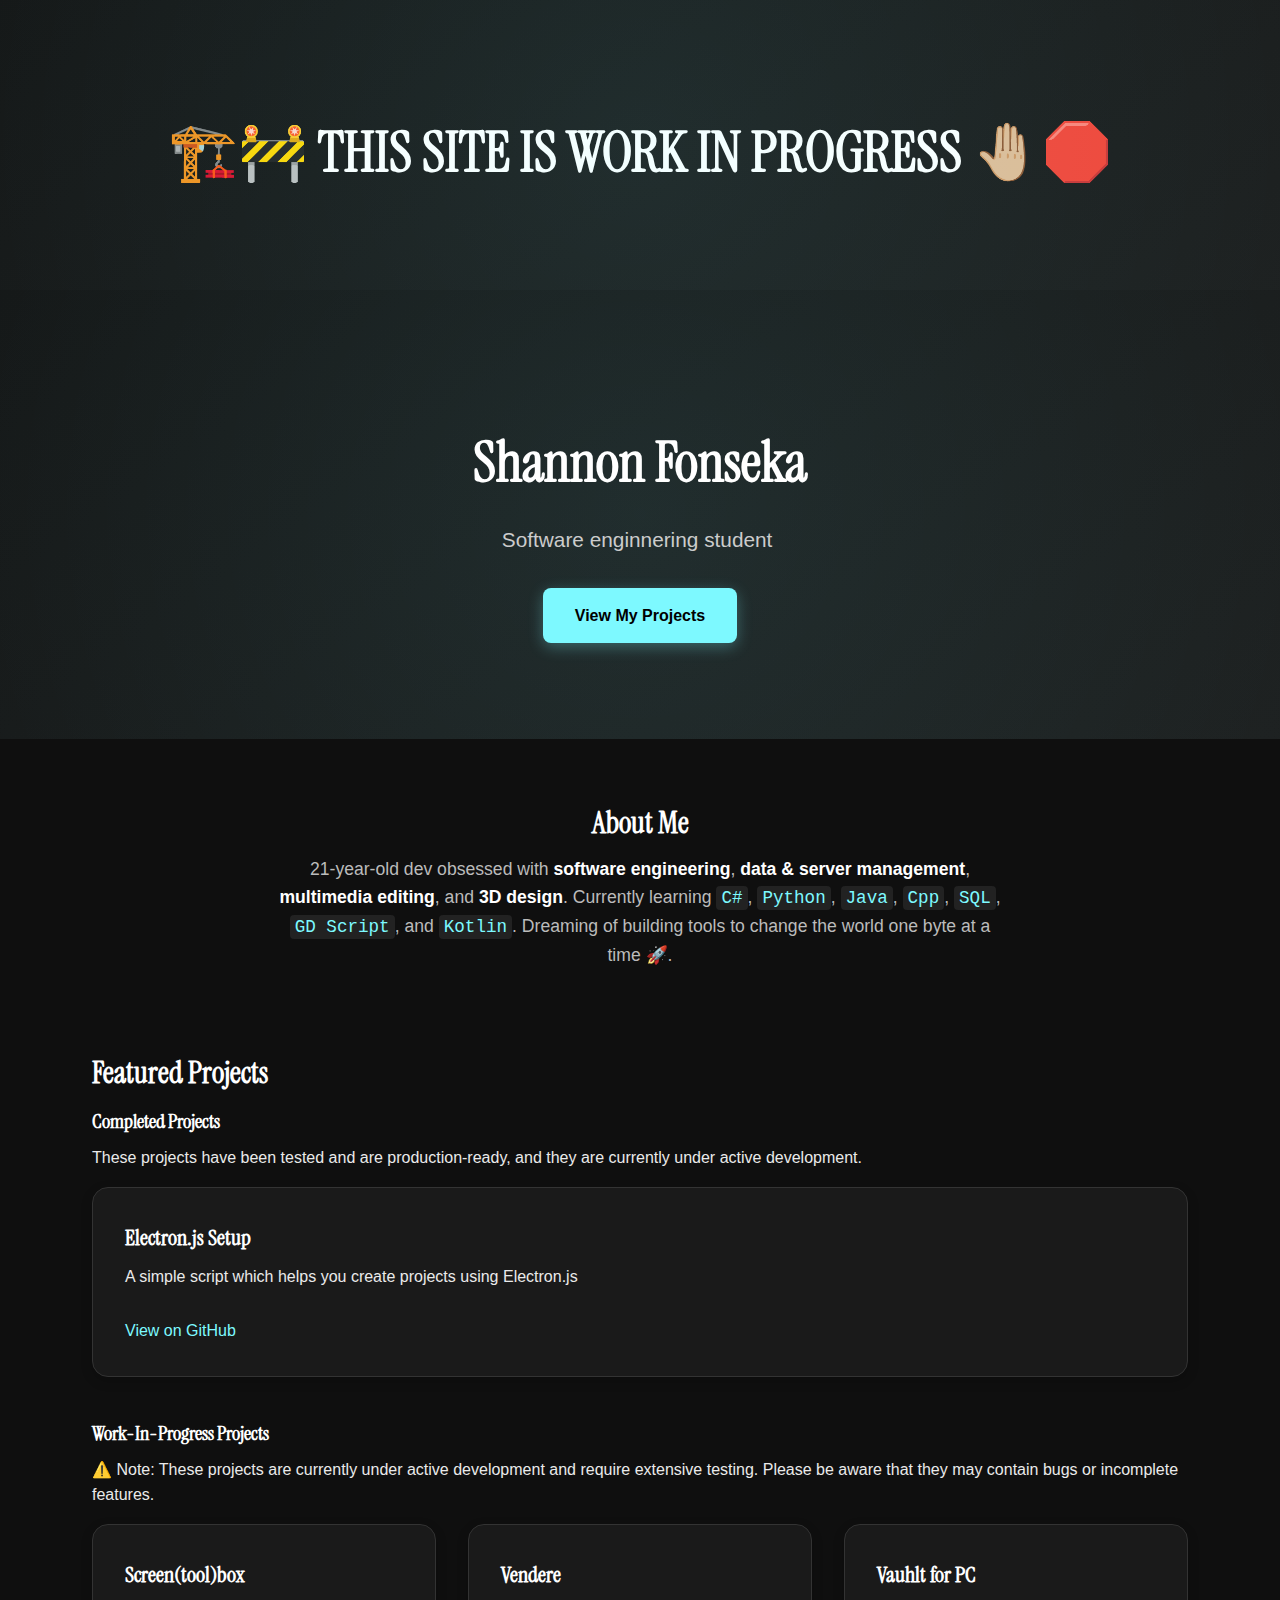
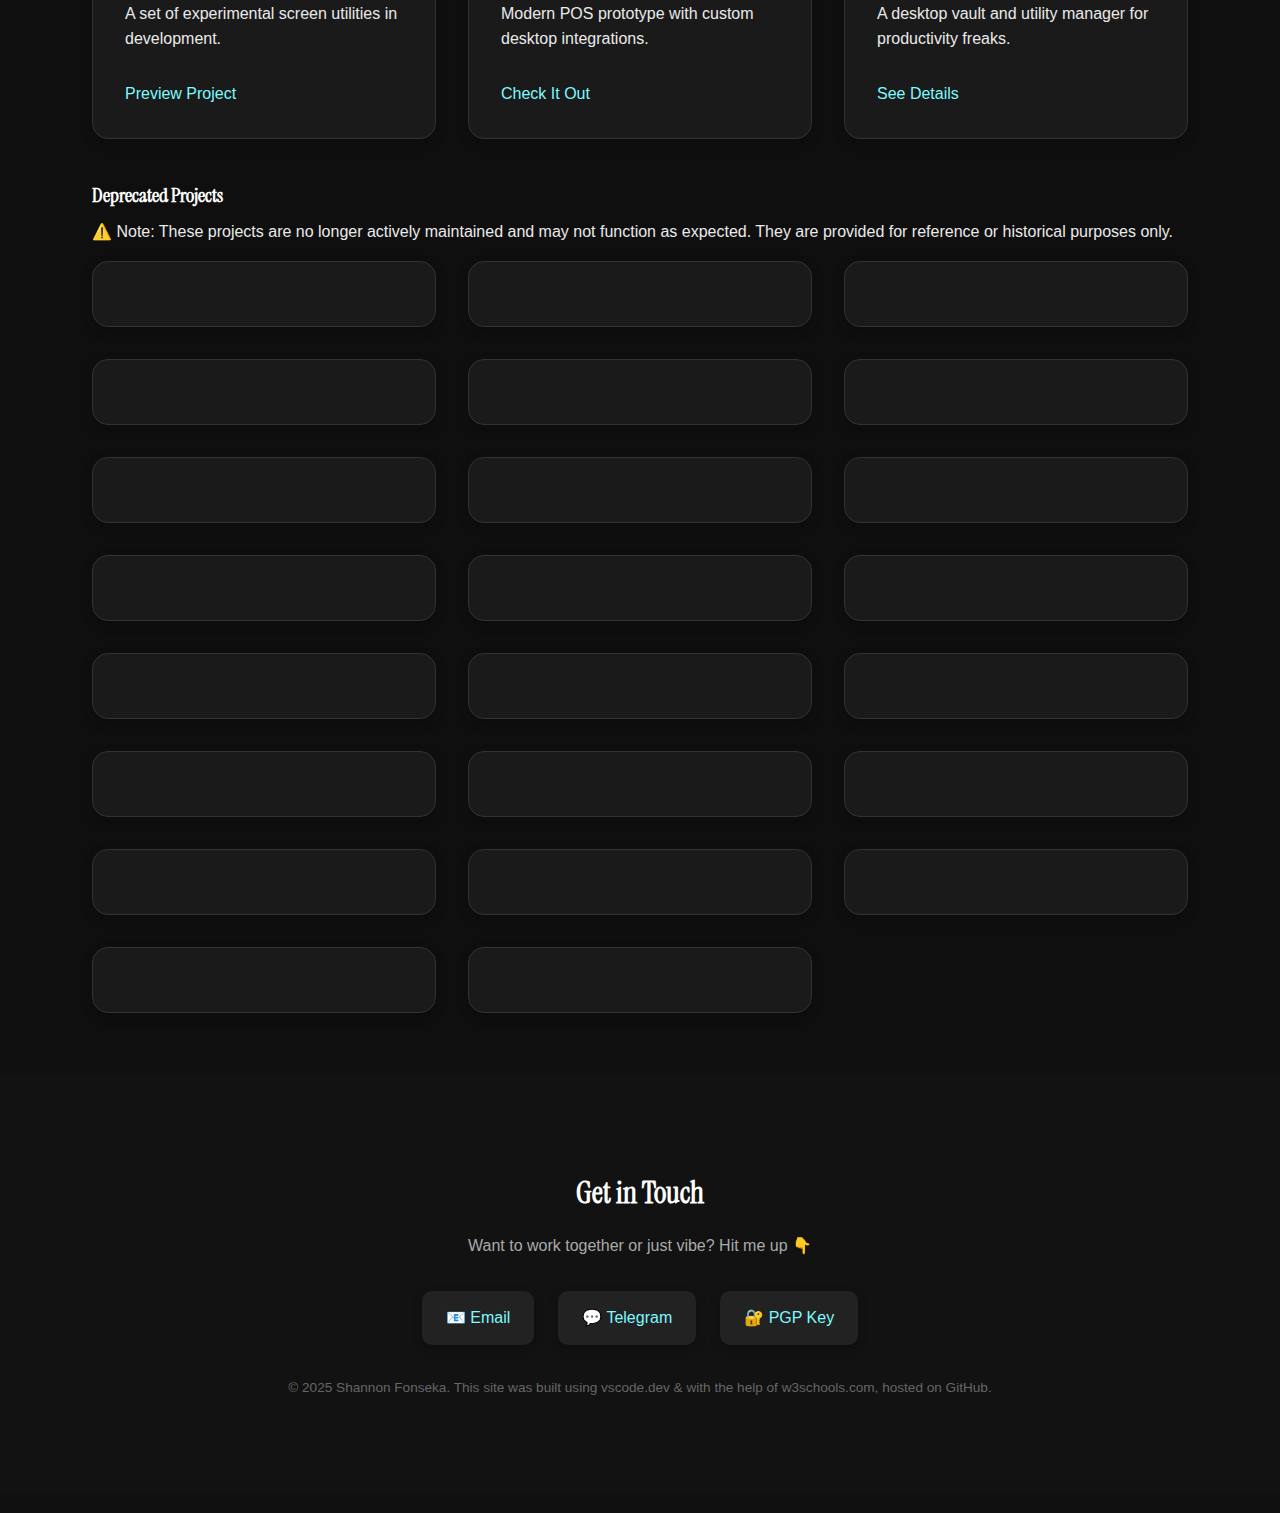
<file: docs/index.html>
<!DOCTYPE html>
<html lang="en">

<head>
  <meta charset="UTF-8" />
  <meta name="viewport" content="width=device-width, initial-scale=1" />
  <title>Shannon Fonseka</title>
  <!-- Fonts -->
  <link href="https://fonts.googleapis.com/css2?family=Instrument+Serif:ital,wght@0,400;1,400&display=swap"
    rel="stylesheet" />
  <link href=" https://api.fontshare.com/v2/css?f[]=geist@400,700&f[]=geist-mono@400&display=swap" rel="stylesheet" />
  <!-- Stylesheet -->
  <link rel="stylesheet" href="styles.css" />
  <script>
    window.onload = function () {
      // Load header
      fetch("header.html")
        .then((response) => response.text())
        .then((data) => {
          document.getElementById("header-placeholder").innerHTML = data;
        });

      // Load footer
      fetch("footer.html")
        .then((response) => response.text())
        .then((data) => {
          document.getElementById("footer-placeholder").innerHTML = data;
        });
    };
  </script>
</head>

<body>
  <header>
    <div class="hero">
      <h1>🏗️🚧 THIS SITE IS WORK IN PROGRESS 🤚🏼🛑</h1>
    </div>
    <div id="header-placeholder"></div>
  </header>
  <section class="about">
    <h2>About Me</h2>
    <p>
      21-year-old dev obsessed with <strong>software engineering</strong>,
      <strong>data & server management</strong>,
      <strong>multimedia editing</strong>, and <strong>3D design</strong>.
      Currently learning <code>C#</code>, <code>Python</code>,
      <code>Java</code>, <code>Cpp</code>, <code>SQL</code>,
      <code>GD Script</code>, and <code>Kotlin</code>. Dreaming of building
      tools to change the world one byte at a time 🚀.
    </p>
  </section>
  <section id="projects" class="projects">
    <h2>Featured Projects</h2>
    <h3>Completed Projects</h3>
    <p>These projects have been tested and are production-ready, and they are currently under active development.</p>
    <div class="project-grid">
      <div class="project-card">
        <h3>Electron.js Setup</h3>
        <p>A simple script which helps you create projects using Electron.js</p>
        <a href=" https://github.com/fonseware/electronjs-setup/ " target="_blank">View on GitHub</a>
      </div>
    </div>
    <h3 style="margin-top: 40px;">Work-In-Progress Projects</h3>
    <p>⚠️ Note: These projects are currently under active development and require extensive testing. Please be aware that they may contain bugs or incomplete features.</p>
    <div class="project-grid">
      <div class="project-card">
        <h3>Screen(tool)box</h3>
        <p>A set of experimental screen utilities in development.</p>
        <a href="https://github.com/fonseware/screenbox " target="_blank">Preview Project</a>
      </div>
      <div class="project-card">
        <h3>Vendere</h3>
        <p>Modern POS prototype with custom desktop integrations.</p>
        <a href="https://github.com/fonseware/vendere " target="_blank">Check It Out</a>
      </div>
      <div class="project-card">
        <h3>Vauhlt for PC</h3>
        <p>A desktop vault and utility manager for productivity freaks.</p>
        <a href="https://github.com/fonseware/vauhltdesktop " target="_blank">See Details</a>
      </div>
    </div>
    <h3 style="margin-top: 40px;">Deprecated Projects</h3>
    <p>⚠️ Note: These projects are no longer actively maintained and may not function as expected. They are provided for reference or historical purposes only.</p>
    <div class="project-grid">
      <div class="project-card">
      </div>
      <div class="project-card">
      </div>
      <div class="project-card">
      </div>
      <div class="project-card">
      </div>
      <div class="project-card">
      </div>
      <div class="project-card">
      </div>
      <div class="project-card">
      </div>
      <div class="project-card">
      </div>
      <div class="project-card">
      </div>
      <div class="project-card">
      </div>
      <div class="project-card">
      </div>
      <div class="project-card">
      </div>
      <div class="project-card">
      </div>
      <div class="project-card">
      </div>
      <div class="project-card">
      </div>
      <div class="project-card">
      </div>
      <div class="project-card">
      </div>
      <div class="project-card">
      </div>
      <div class="project-card">
      </div>
      <div class="project-card">
      </div>
      <div class="project-card">
      </div>
      <div class="project-card">
      </div>
      <div class="project-card">
      </div>
    </div>
    </div>
  </section>
  <footer>
    <div id="footer-placeholder"></div>
  </footer>
</body>

</html>
</file>
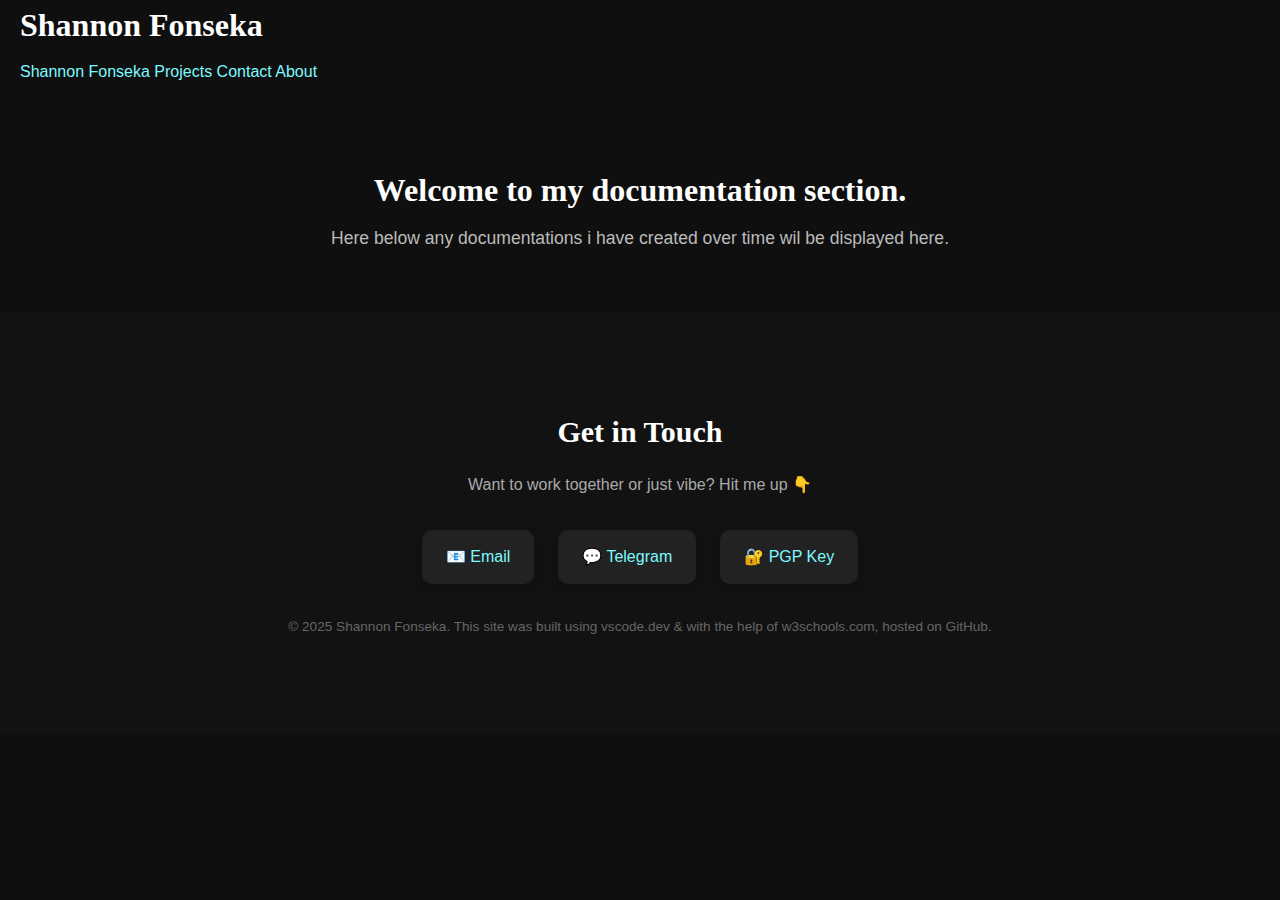
<file: docs/docs.html>
<!DOCTYPE html>
<html lang="en">

<head>
    <meta charset="UTF-8">
    <title>Docs - Shannon Fonseka</title>
    <link href="res/styles.css" rel="stylesheet"/>
    <script src="js/marked.min.js"></script>
    <script src="js/docloader.js"></script>
    <script>
        window.onload = function () {
            // Load header
            fetch("res/header.html")
                .then((response) => response.text())
                .then((data) => {
                    document.getElementById("header-placeholder").innerHTML = data;
                });

            // Load footer
            fetch("res/footer.html")
                .then((response) => response.text())
                .then((data) => {
                    document.getElementById("footer-placeholder").innerHTML = data;
                });
        };
    </script>
</head>

<body>
<header>
    <div id="header-placeholder"></div>
</header>

<section class="about">
    <div id="doc-content">Loading doc...</div>
</section>

<footer>
    <div id="footer-placeholder"></div>
</footer>

<script>
    const urlParams = new URLSearchParams(window.location.search);
    const doc = urlParams.get('doc') || 'docs/docs.md';
    loadMarkdownDoc(doc);
</script>
</body>
</html>
</file>
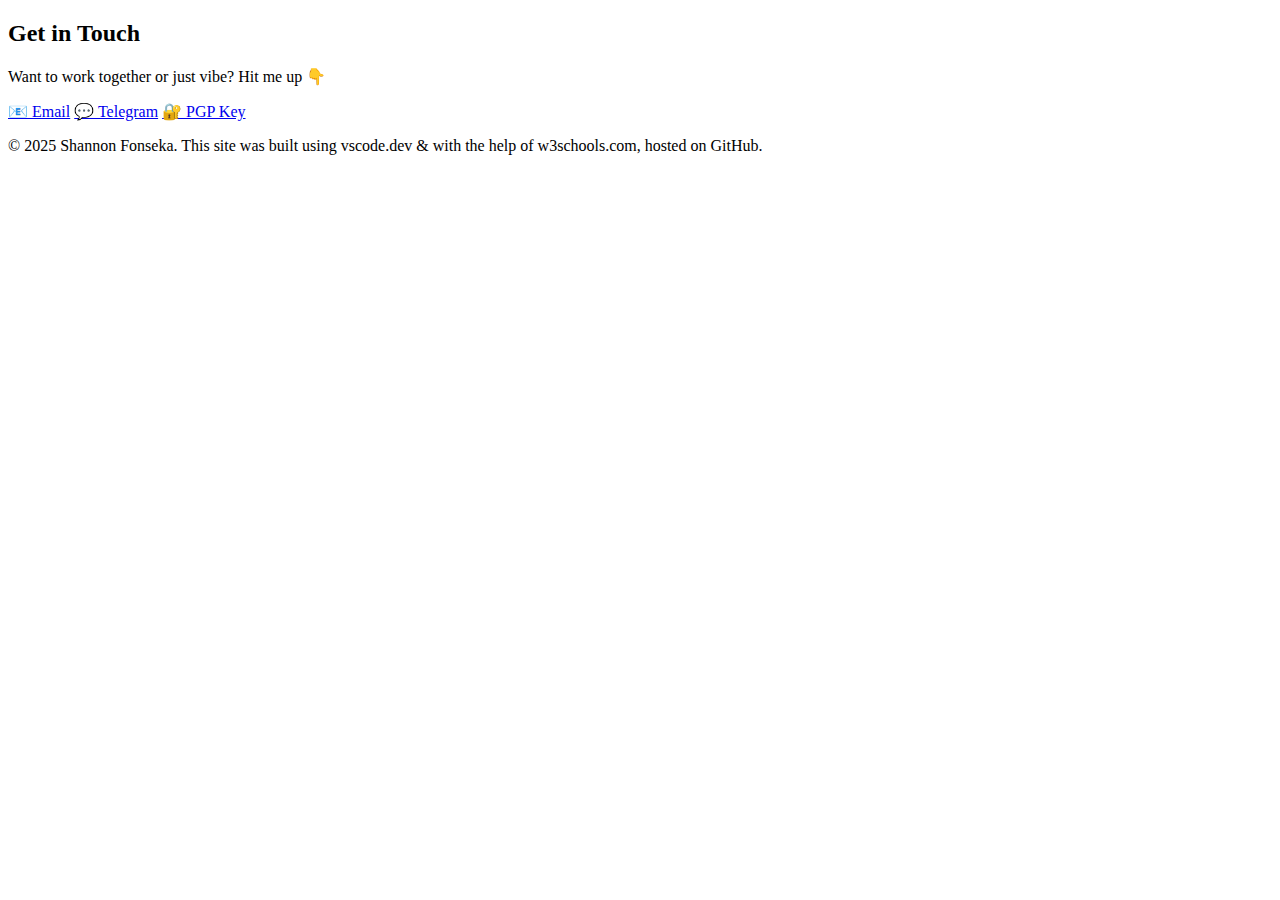
<file: docs/footer.html>
<!DOCTYPE html>
<html>
  <head>
    <meta charset="utf-8" />
  </head>
  <footer class="contact">
    <h2>Get in Touch</h2>
    <p>Want to work together or just vibe? Hit me up 👇</p>
    <div class="contact-links">
      <a href="mailto:hello.shannonfonseka@proton.me">📧 Email</a>
      <a href="https://t.me/shannonf0nseka " target="_blank">💬 Telegram</a>
      <a
        href="https://raw.githubusercontent.com/shannonfonseka/shannonfonseka/refs/heads/main/pgp/0x74A52B0D-pub.asc "
        target="_blank"
        >🔐 PGP Key</a
      >
    </div>
    <p class="copyright">© 2025 Shannon Fonseka. This site was built using vscode.dev &amp; with the help of w3schools.com, hosted on GitHub.</p>
  </footer>
</html>
</file>
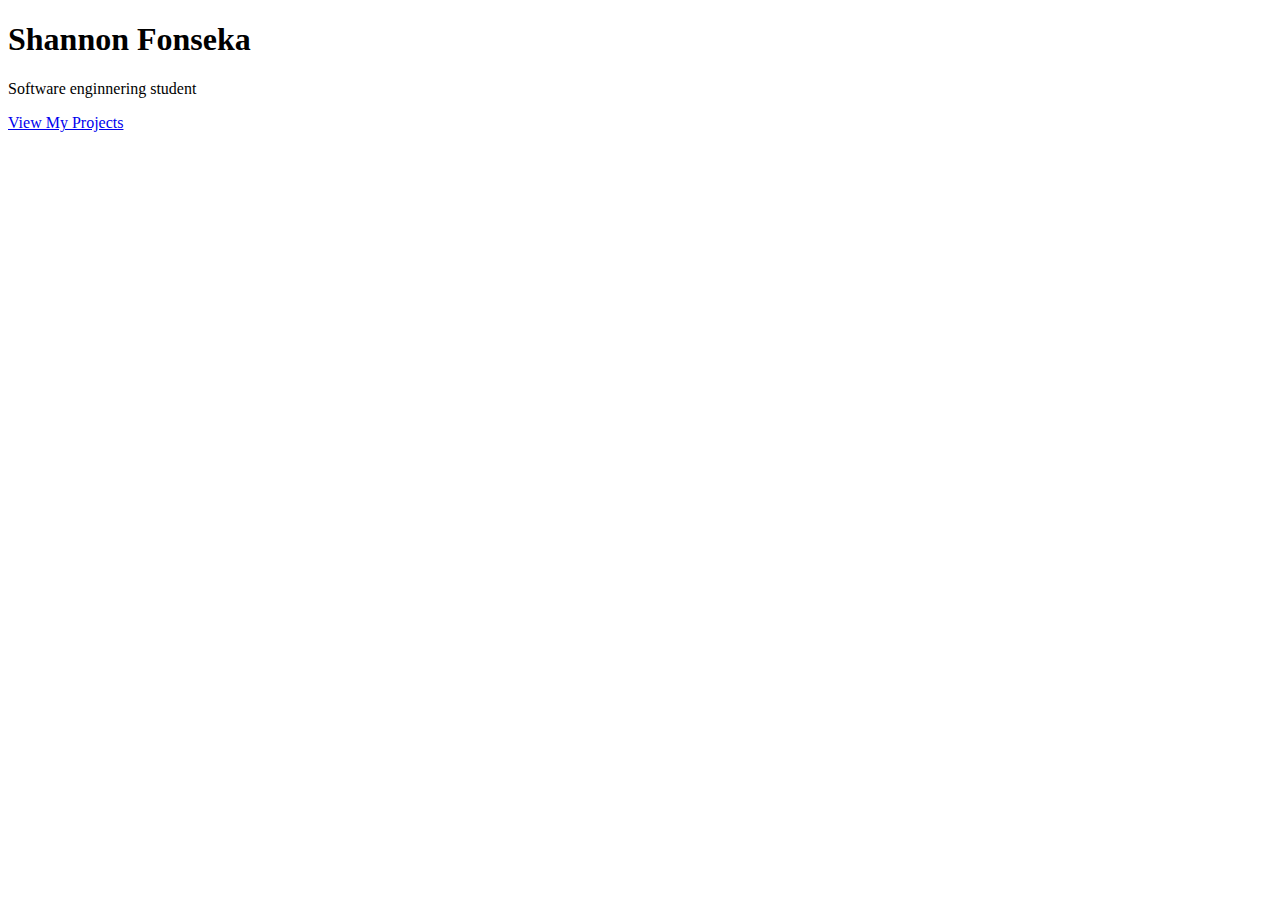
<file: docs/header.html>
<!DOCTYPE html>
<html>
  <head>
    <meta charset="utf-8" />
  </head>
  <header class="hero">
    <div class="hero-content">
      <h1>Shannon Fonseka</h1>
      <p>Software enginnering student&nbsp;</p>
      <a href="#projects" class="cta">View My Projects</a>
    </div>
  </header>
</html>
</file>
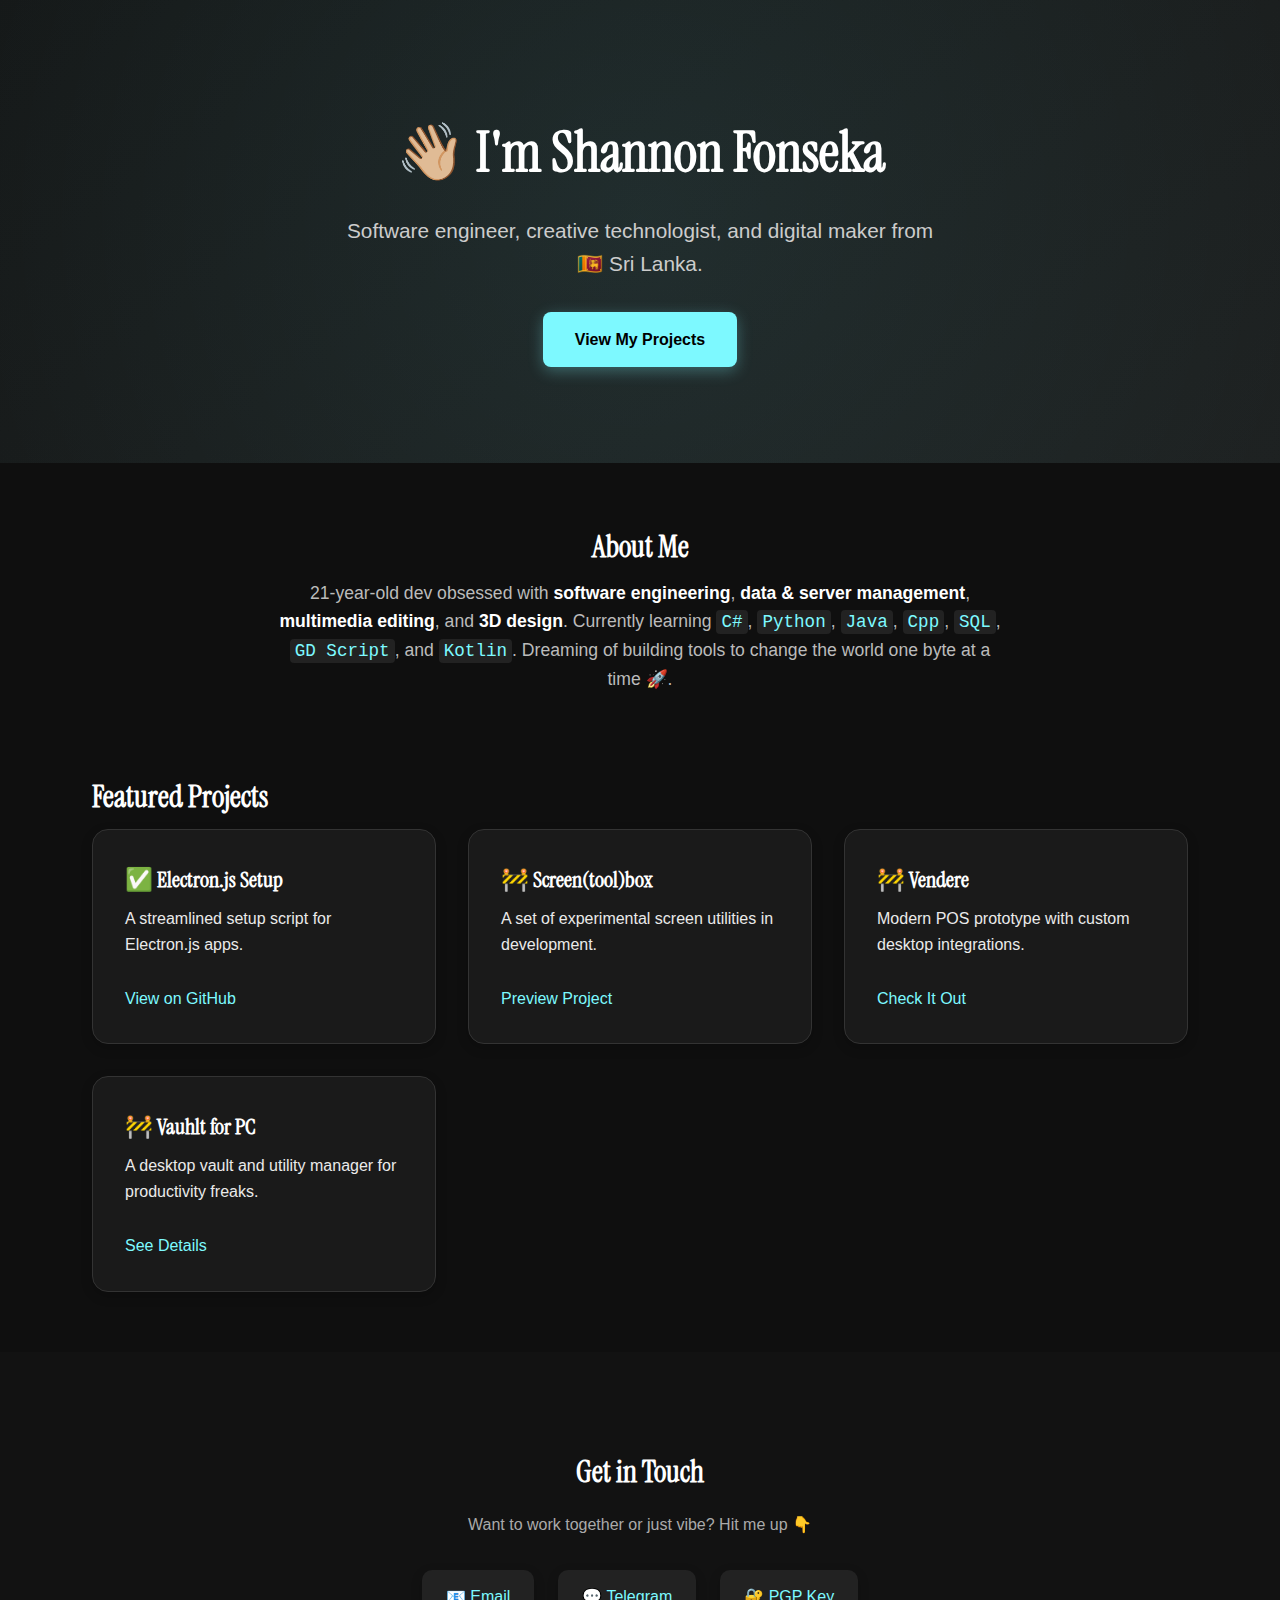
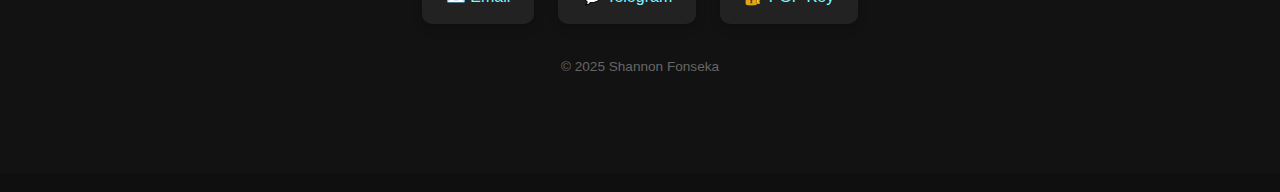
<file: docs/index2.html>
<!DOCTYPE html>
<html lang="en">
<head>
  <meta charset="UTF-8" />
  <meta name="viewport" content="width=device-width, initial-scale=1" />
  <title>Shannon Fonseka</title>
  <!-- Fonts -->
  <link href="https://fonts.googleapis.com/css2?family=Instrument+Serif:ital,wght@0,400;1,400&display=swap" rel="stylesheet" />
  <link href=" https://api.fontshare.com/v2/css?f[]=geist@400,700&f[]=geist-mono@400&display=swap" rel="stylesheet" />
  <!-- Stylesheet -->
  <link rel="stylesheet" href="styles.css" />
</head>
<body>
  <header class="hero">
    <div class="hero-content">
      <h1>👋🏼 I'm Shannon Fonseka</h1>
      <p>Software engineer, creative technologist, and digital maker from 🇱🇰 Sri Lanka.</p>
      <a href="#projects" class="cta">View My Projects</a>
    </div>
  </header>

  <section class="about">
    <h2>About Me</h2>
    <p>21-year-old dev obsessed with <strong>software engineering</strong>, <strong>data & server management</strong>,
      <strong>multimedia editing</strong>, and <strong>3D design</strong>. Currently learning <code>C#</code>, <code>Python</code>,
      <code>Java</code>, <code>Cpp</code>, <code>SQL</code>, <code>GD Script</code>, and <code>Kotlin</code>. Dreaming of building tools to change the world one byte at a time 🚀.</p>
  </section>

  <section id="projects" class="projects">
    <h2>Featured Projects</h2>
    <div class="project-grid">
      <div class="project-card">
        <h3>✅ Electron.js Setup</h3>
        <p>A streamlined setup script for Electron.js apps.</p>
        <a href=" https://github.com/fonseware/electronjs-setup/ " target="_blank">View on GitHub</a>
      </div>
      <div class="project-card">
        <h3>🚧 Screen(tool)box</h3>
        <p>A set of experimental screen utilities in development.</p>
        <a href="https://github.com/fonseware/screenbox " target="_blank">Preview Project</a>
      </div>
      <div class="project-card">
        <h3>🚧 Vendere</h3>
        <p>Modern POS prototype with custom desktop integrations.</p>
        <a href="https://github.com/fonseware/vendere " target="_blank">Check It Out</a>
      </div>
      <div class="project-card">
        <h3>🚧 Vauhlt for PC</h3>
        <p>A desktop vault and utility manager for productivity freaks.</p>
        <a href="https://github.com/fonseware/vauhltdesktop " target="_blank">See Details</a>
      </div>
    </div>
  </section>

  <footer class="contact">
    <h2>Get in Touch</h2>
    <p>Want to work together or just vibe? Hit me up 👇</p>
    <div class="contact-links">
      <a href="mailto:hello.shannonfonseka@proton.me">📧 Email</a>
      <a href="https://t.me/shannonf0nseka " target="_blank">💬 Telegram</a>
      <a href="https://raw.githubusercontent.com/shannonfonseka/shannonfonseka/refs/heads/main/pgp/0x74A52B0D-pub.asc "
        target="_blank">🔐 PGP Key</a>
    </div>
    <p class="copyright">© 2025 Shannon Fonseka</p>
  </footer>
</body>
</html>
</file>
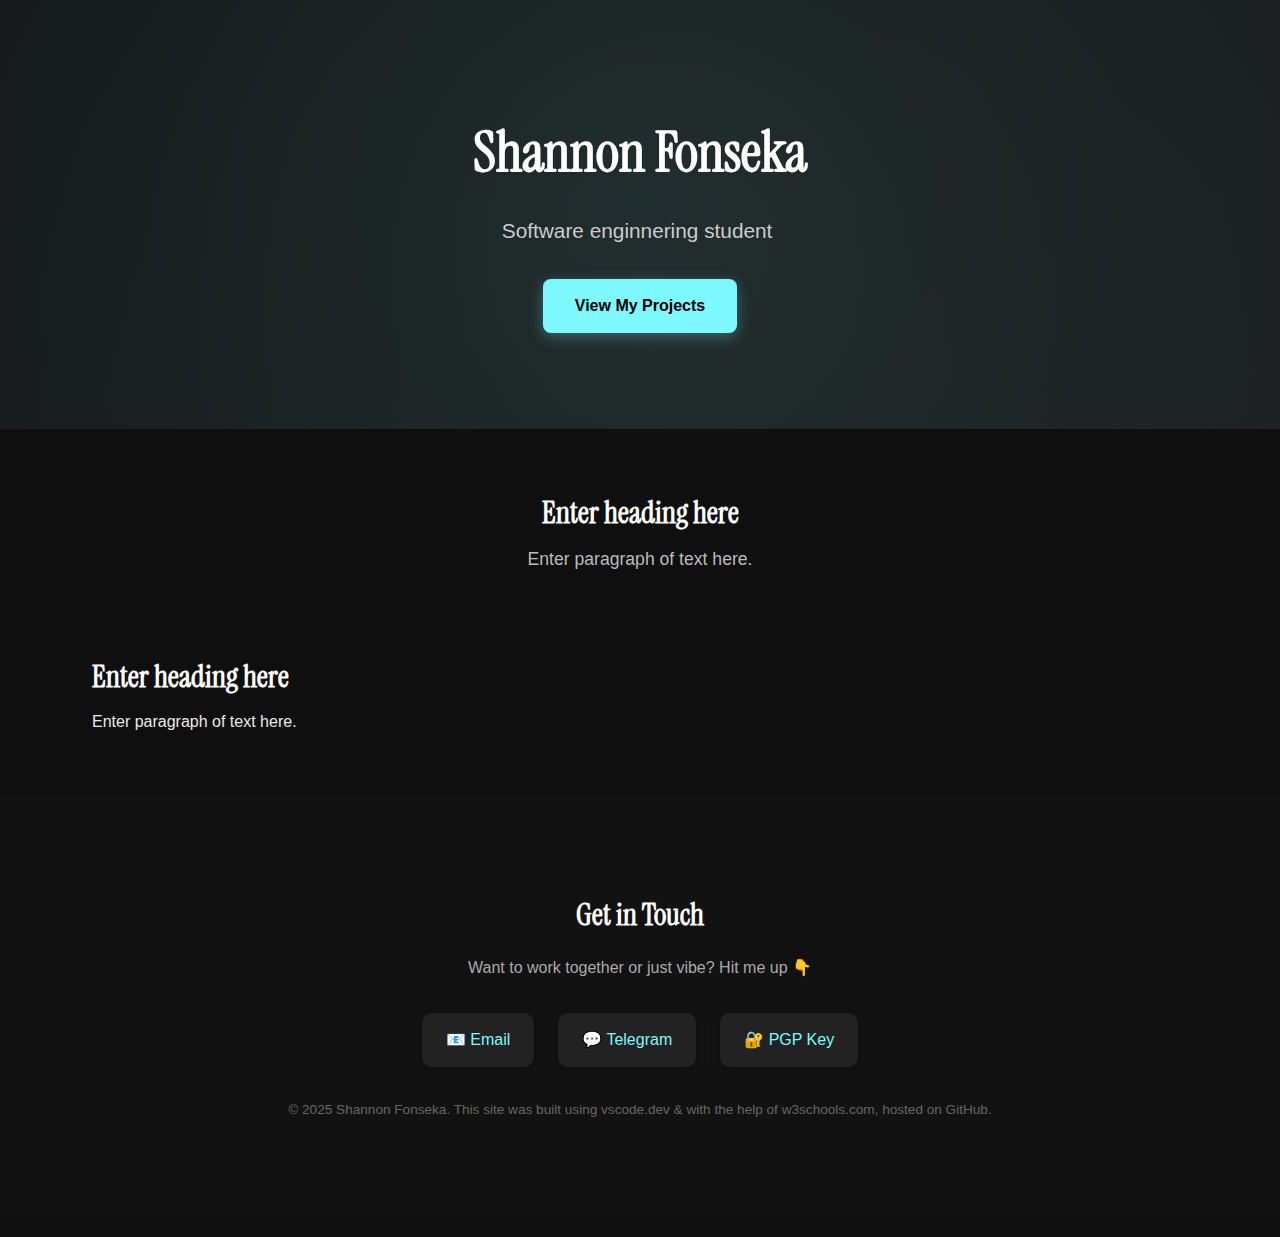
<file: docs/template.html>
<!DOCTYPE html>
<html lang="en">

<head>
  <meta charset="UTF-8" />
  <meta name="viewport" content="width=device-width, initial-scale=1" />
  <title>Shannon Fonseka</title>
  <link rel="icon" href="res/favicon.ico" type="image/x-icon">
  <!-- Fonts -->
  <link href="https://fonts.googleapis.com/css2?family=Instrument+Serif:ital,wght@0,400;1,400&display=swap"
    rel="stylesheet" />
  <link href=" https://api.fontshare.com/v2/css?f[]=geist@400,700&f[]=geist-mono@400&display=swap" rel="stylesheet" />
  <!-- Stylesheet -->
  <link rel="stylesheet" href="styles.css" />
  <script>
    window.onload = function () {
      // Load header
      fetch("header.html")
        .then((response) => response.text())
        .then((data) => {
          document.getElementById("header-placeholder").innerHTML = data;
        });

      // Load footer
      fetch("footer.html")
        .then((response) => response.text())
        .then((data) => {
          document.getElementById("footer-placeholder").innerHTML = data;
        });
    };
  </script>
</head>

<body>
  <header>
    <div id="header-placeholder"></div>
  </header>
    <section id="template" class="about">
    <h2>Enter heading here</h2>
    <p>Enter paragraph of text here.</p>
    <!--ENTER YOU CODE HERE-->
  </section>
  <section id="template" class="projects">
    <h2>Enter heading here</h2>
    <p>Enter paragraph of text here.</p>
    <!--ENTER YOU CODE HERE-->
  </section>
  <footer>
    <div id="footer-placeholder"></div>
  </footer>
</body>

</html>
</file>
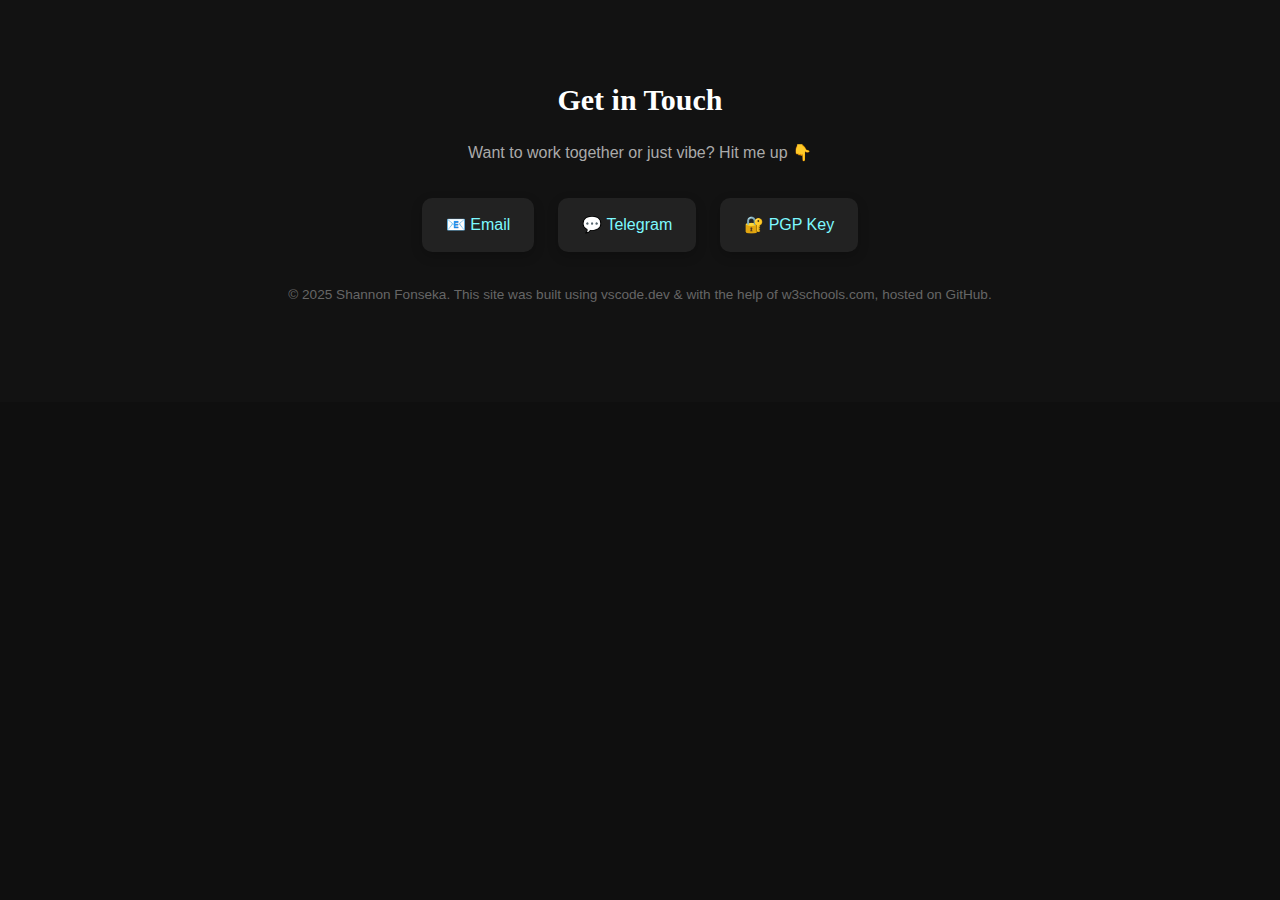
<file: docs/res/footer.html>
<!DOCTYPE html>
<html lang="en">
<head>
    <meta charset="utf-8"/>
    <title></title>
    <link href="styles.css" rel="stylesheet"/>
</head>
<footer class="contact">
    <h2>Get in Touch</h2>
    <p>Want to work together or just vibe? Hit me up 👇</p>
    <div class="contact-links">
        <a href="mailto:hello.shannonfonseka@proton.me">📧 Email</a>
        <a href="https://t.me/shannonf0nseka " target="_blank">💬 Telegram</a>
        <a href="https://raw.githubusercontent.com/shannonfonseka/shannonfonseka/refs/heads/main/pgp/0x74A52B0D-pub.asc " target="_blank" >🔐 PGP Key</a>
    </div>
    <p class="copyright">© 2025 Shannon Fonseka. This site was built using vscode.dev &amp; with the help of
        w3schools.com, hosted on GitHub.</p>
</footer>
</html>
</file>
<file: docs/styles.css>
/* Reset & Base Styles */
* {
  margin: 0;
  padding: 0;
  box-sizing: border-box;
}

body {
  background-color: #0f0f0f;
  color: #eaeaea;
  font-family: "Geist", sans-serif;
  line-height: 1.6;
  scroll-behavior: smooth;
  margin-left: 20px;
  margin-right: 20px;
}

h1,
h2,
h3 {
  font-family: "Instrument Serif", serif;
  color: #ffffff;
  margin-bottom: 8px;
}

h2 {
  font-size: 30px;
}

h3 {
  font-size: 20px;
}

p {
  margin: 0 0 16px;
}

a {
  color: #7df9ff;
  text-decoration: none;
  transition: color 0.3s ease;
}

a:hover {
  color: #7df9ff;
}

/* Hero Section */
.hero {
  background: linear-gradient(145deg, #121212, #1b1b1b);
  text-align: center;
  padding: 128px 32px 96px;
  position: relative;
  overflow: hidden;
  margin: -20px;
}

.hero::before {
  content: "";
  position: absolute;
  top: -50%;
  left: -50%;
  width: 200%;
  height: 200%;
  background: radial-gradient(circle at center,
      rgba(125, 249, 255, 0.1) 0%,
      transparent 70%);
  z-index: 0;
  animation: pulse 6s infinite ease-in-out;
}

@keyframes pulse {
  0% {
    transform: scale(1);
    opacity: 1;
  }

  50% {
    transform: scale(1.05);
    opacity: 0.8;
  }

  100% {
    transform: scale(1);
    opacity: 1;
  }
}

.hero-content {
  position: relative;
  z-index: 1;
}

.hero h1 {
  font-size: 56px;
  margin-bottom: 16px;
}

.hero p {
  font-size: 20.8px;
  max-width: 600px;
  margin: 0 auto 32px;
  color: #cccccc;
}

.cta {
  display: inline-block;
  padding: 14.4px 32px;
  background: #7df9ff;
  color: #000;
  font-weight: bold;
  border-radius: 8px;
  transition: all 0.3s ease;
  box-shadow: 0 4px 15px rgba(125, 249, 255, 0.3);
}

.cta:hover {
  background: #00d4ff;
  color: #000000;
  box-shadow: 0 6px 20px rgba(0, 212, 255, 0.4);
}

/* About Section */
.about {
  max-width: 800px;
  margin: 80px auto;
  padding: 0 32px;
  text-align: center;
}

.about p {
  font-size: 17.6px;
  color: #bbbbbb;
}

.about strong {
  color: #ffffff;
}

/* Projects */
.projects {
  max-width: 1100px;
  margin: 80px auto;
  padding: 0 2px;
}

.project-grid {
  display: grid;
  gap: 32px;
  grid-template-columns: repeat(auto-fit, minmax(280px, 1fr));
}

.project-card {
  background: #1a1a1a;
  padding: 32px;
  border-radius: 16px;
  border: 1px solid #333;
  transition: all 0.3s ease;
  box-shadow: 0 4px 12px rgba(0, 0, 0, 0.2);
}

.project-card:hover {
  border-color: #7df9ff;
  transform: translateY(-8px);
  box-shadow: 0 8px 20px rgba(125, 249, 255, 0.2);
}

.project-card h3 {
  margin-top: 0;
  font-size: 22.4px;
}

.project-card a {
  display: inline-block;
  margin-top: 12.8px;
  color: #7df9ff;
  font-weight: 500;
}

/* Contact Section */
.contact {
  text-align: center;
  padding: 96px 32px 64px;
  background: #121212;
  margin: -20px;
}

.contact h2 {
  margin-bottom: 16px;
}

.contact p {
  font-size: 16px;
  color: #aaaaaa;
  margin-bottom: 32px;
}

.contact-links {
  display: flex;
  flex-wrap: wrap;
  justify-content: center;
  gap: 24px;
  margin: 24px 0;
}

.contact-links a {
  background: #222;
  padding: 14.4px 24px;
  border-radius: 10px;
  font-size: 16px;
  transition: all 0.3s ease;
  box-shadow: 0 4px 12px rgba(0, 0, 0, 0.2);
}

.contact-links a:hover {
  background: #7df9ff;
  color: #000;
  box-shadow: 0 6px 16px rgba(125, 249, 255, 0.4);
}

footer p.copyright {
  color: #666;
  font-size: 13.6px;
  margin-top: 32px;
}

/* Utilities */
code {
  font-family: "Geist Mono", monospace;
  background: #222;
  padding: 2px 5px;
  border-radius: 4px;
  color: #7df9ff;
}
</file>
<file: docs/res/styles.css>
:root {
  --primary-color: #007BFF; /* A nice blue */
}

/* Reset & Base Styles */
* {
  margin: 0;
  padding: 0;
  box-sizing: border-box;
}

body {
  background-color: #0f0f0f;
  color: #eaeaea;
  font-family: "Geist", sans-serif;
  line-height: 1.6;
  scroll-behavior: smooth;
  margin-left: 20px;
  margin-right: 20px;
}

h1,
h2,
h3 {
  font-family: "Instrument Serif", serif;
  color: #ffffff;
  margin-bottom: 8px;
}

h2 {
  font-size: 30px;
}

h3 {
  font-size: 20px;
}

p {
  margin: 0 0 16px;
}

a {
  color: #7df9ff;
  text-decoration: none;
  transition: color 0.3s ease;
}

a:hover {
  color: #7df9ff;
}

/* Hero Section */
.hero {
  background: linear-gradient(145deg, #121212, #1b1b1b);
  text-align: center;
  padding: 128px 32px 96px;
  position: relative;
  overflow: hidden;
  margin: -20px;
}

.hero::before {
  content: "";
  position: absolute;
  top: -50%;
  left: -50%;
  width: 200%;
  height: 200%;
  background: radial-gradient(circle at center,
      rgba(125, 249, 255, 0.1) 0%,
      transparent 70%);
  z-index: 0;
  animation: pulse 6s infinite ease-in-out;
}

@keyframes pulse {
  0% {
    transform: scale(1);
    opacity: 1;
  }

  50% {
    transform: scale(1.05);
    opacity: 0.8;
  }

  100% {
    transform: scale(1);
    opacity: 1;
  }
}

.hero-content {
  position: relative;
  z-index: 1;
}

.hero h1 {
  font-size: 56px;
  margin-bottom: 16px;
}

.hero p {
  font-size: 20.8px;
  max-width: 600px;
  margin: 0 auto 32px;
  color: #cccccc;
}

.cta {
  display: inline-block;
  padding: 14.4px 32px;
  background: #7df9ff;
  color: #000;
  font-weight: bold;
  border-radius: 8px;
  transition: all 0.3s ease;
  box-shadow: 0 4px 15px rgba(125, 249, 255, 0.3);
}

.cta:hover {
  background: #00d4ff;
  color: #000000;
  box-shadow: 0 6px 20px rgba(0, 212, 255, 0.4);
}

/* About Section */
.about {
  max-width: 1100px;
  margin: 80px auto;
  padding: 0 32px;
  text-align: center;
}

.about p {
  font-size: 17.6px;
  color: #bbbbbb;
}

.about strong {
  color: #ffffff;
}

/* Projects */
.projects {
  max-width: 1100px;
  margin: 80px auto;
  padding: 0 2px;
}

.project-grid {
  display: grid;
  gap: 32px;
  grid-template-columns: repeat(auto-fit, minmax(280px, 1fr));
}

.project-card {
  background: #1a1a1a;
  padding: 32px;
  border-radius: 16px;
  border: 1px solid #333;
  transition: all 0.3s ease;
  box-shadow: 0 4px 12px rgba(0, 0, 0, 0.2);
}

.project-card:hover {
  border-color: #7df9ff;
  transform: translateY(-8px);
  box-shadow: 0 8px 20px rgba(125, 249, 255, 0.2);
}

.project-card h3 {
  margin-top: 0;
  font-size: 22.4px;
}

.project-card a {
  display: inline-block;
  margin-top: 12.8px;
  color: #7df9ff;
  font-weight: 500;
}

/* Contact Section */
.contact {
  text-align: center;
  padding: 96px 32px 64px;
  background: #121212;
  margin: -20px;
}

.contact h2 {
  margin-bottom: 16px;
}

.contact p {
  font-size: 16px;
  color: #aaaaaa;
  margin-bottom: 32px;
}

.contact-links {
  display: flex;
  flex-wrap: wrap;
  justify-content: center;
  gap: 24px;
  margin: 24px 0;
}

.contact-links a {
  background: #222;
  padding: 14.4px 24px;
  border-radius: 10px;
  font-size: 16px;
  transition: all 0.3s ease;
  box-shadow: 0 4px 12px rgba(0, 0, 0, 0.2);
}

.contact-links a:hover {
  background: #7df9ff;
  color: #000;
  box-shadow: 0 6px 16px rgba(125, 249, 255, 0.4);
}

footer p.copyright {
  color: #666;
  font-size: 13.6px;
  margin-top: 32px;
}

/* Utilities */
code {
  font-family: "Geist Mono", monospace;
  background: #222;
  padding: 2px 5px;
  border-radius: 4px;
  color: #7df9ff;
}
</file>
